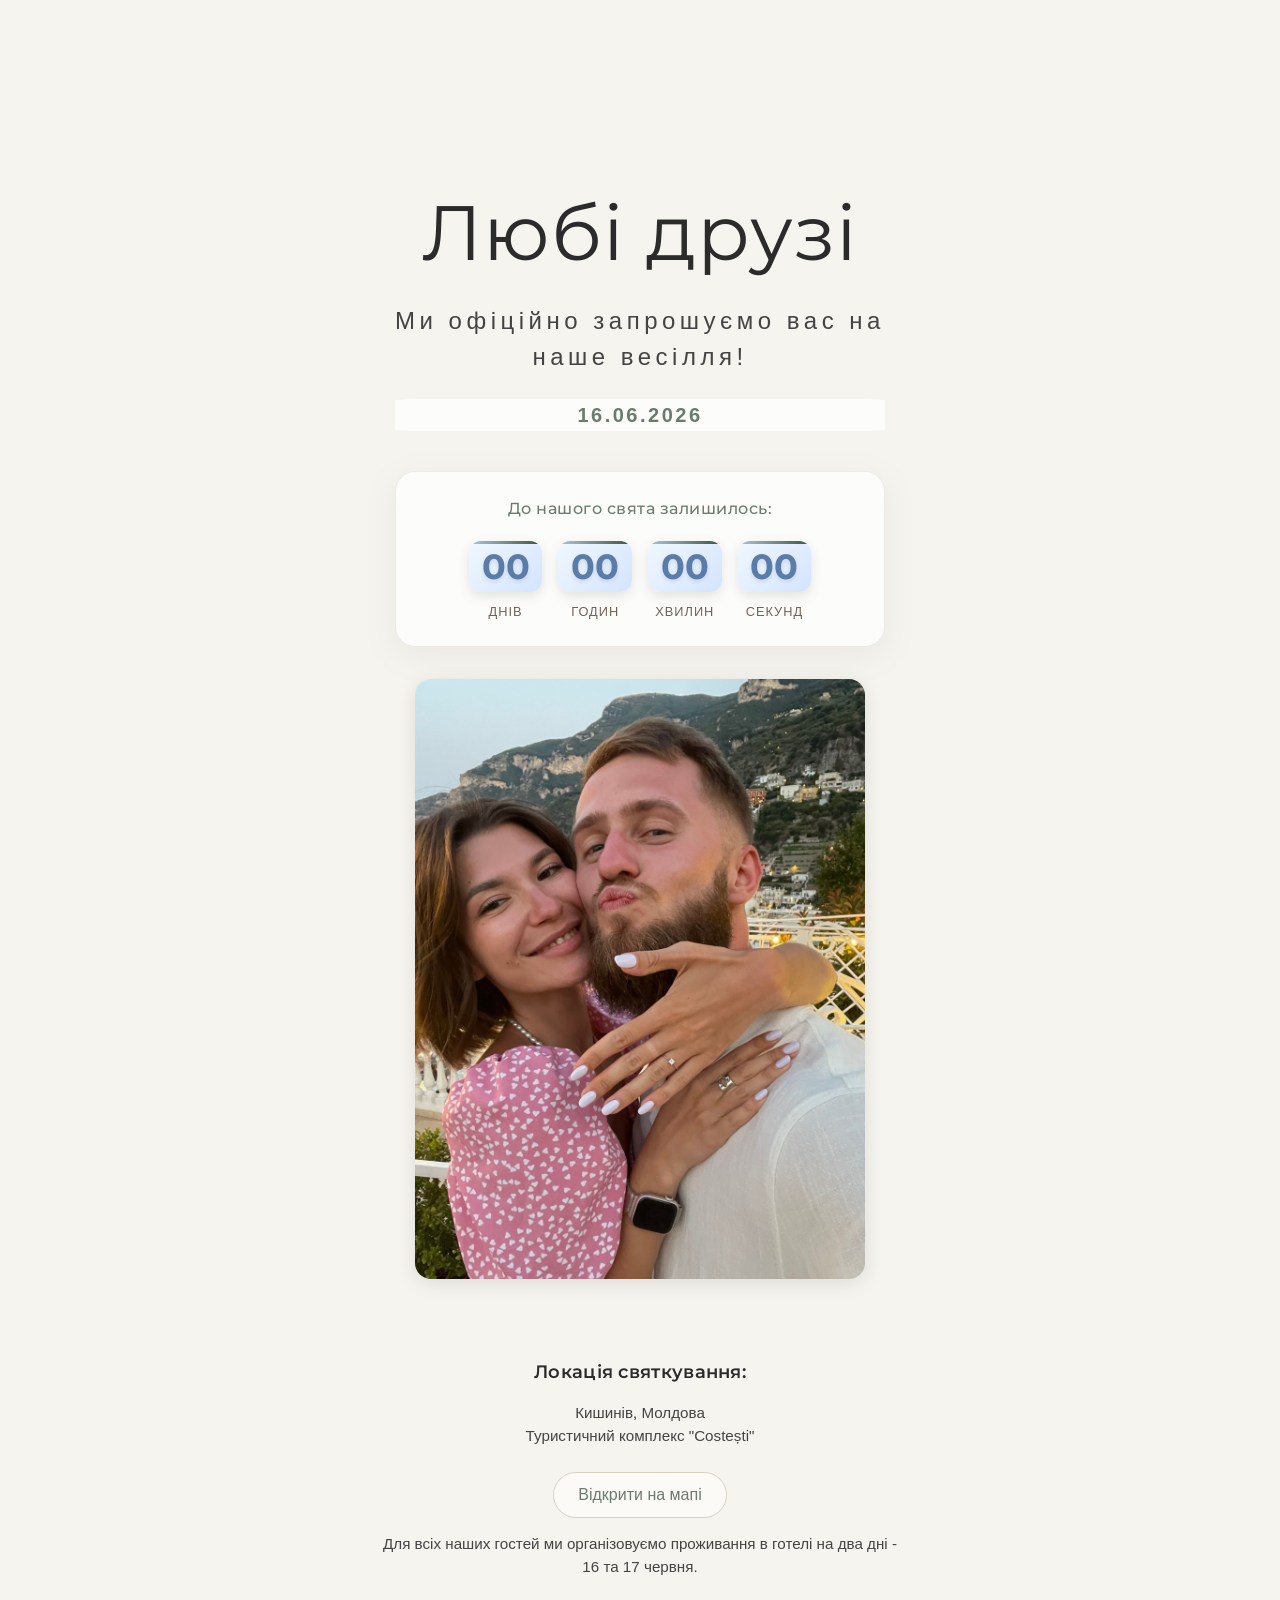
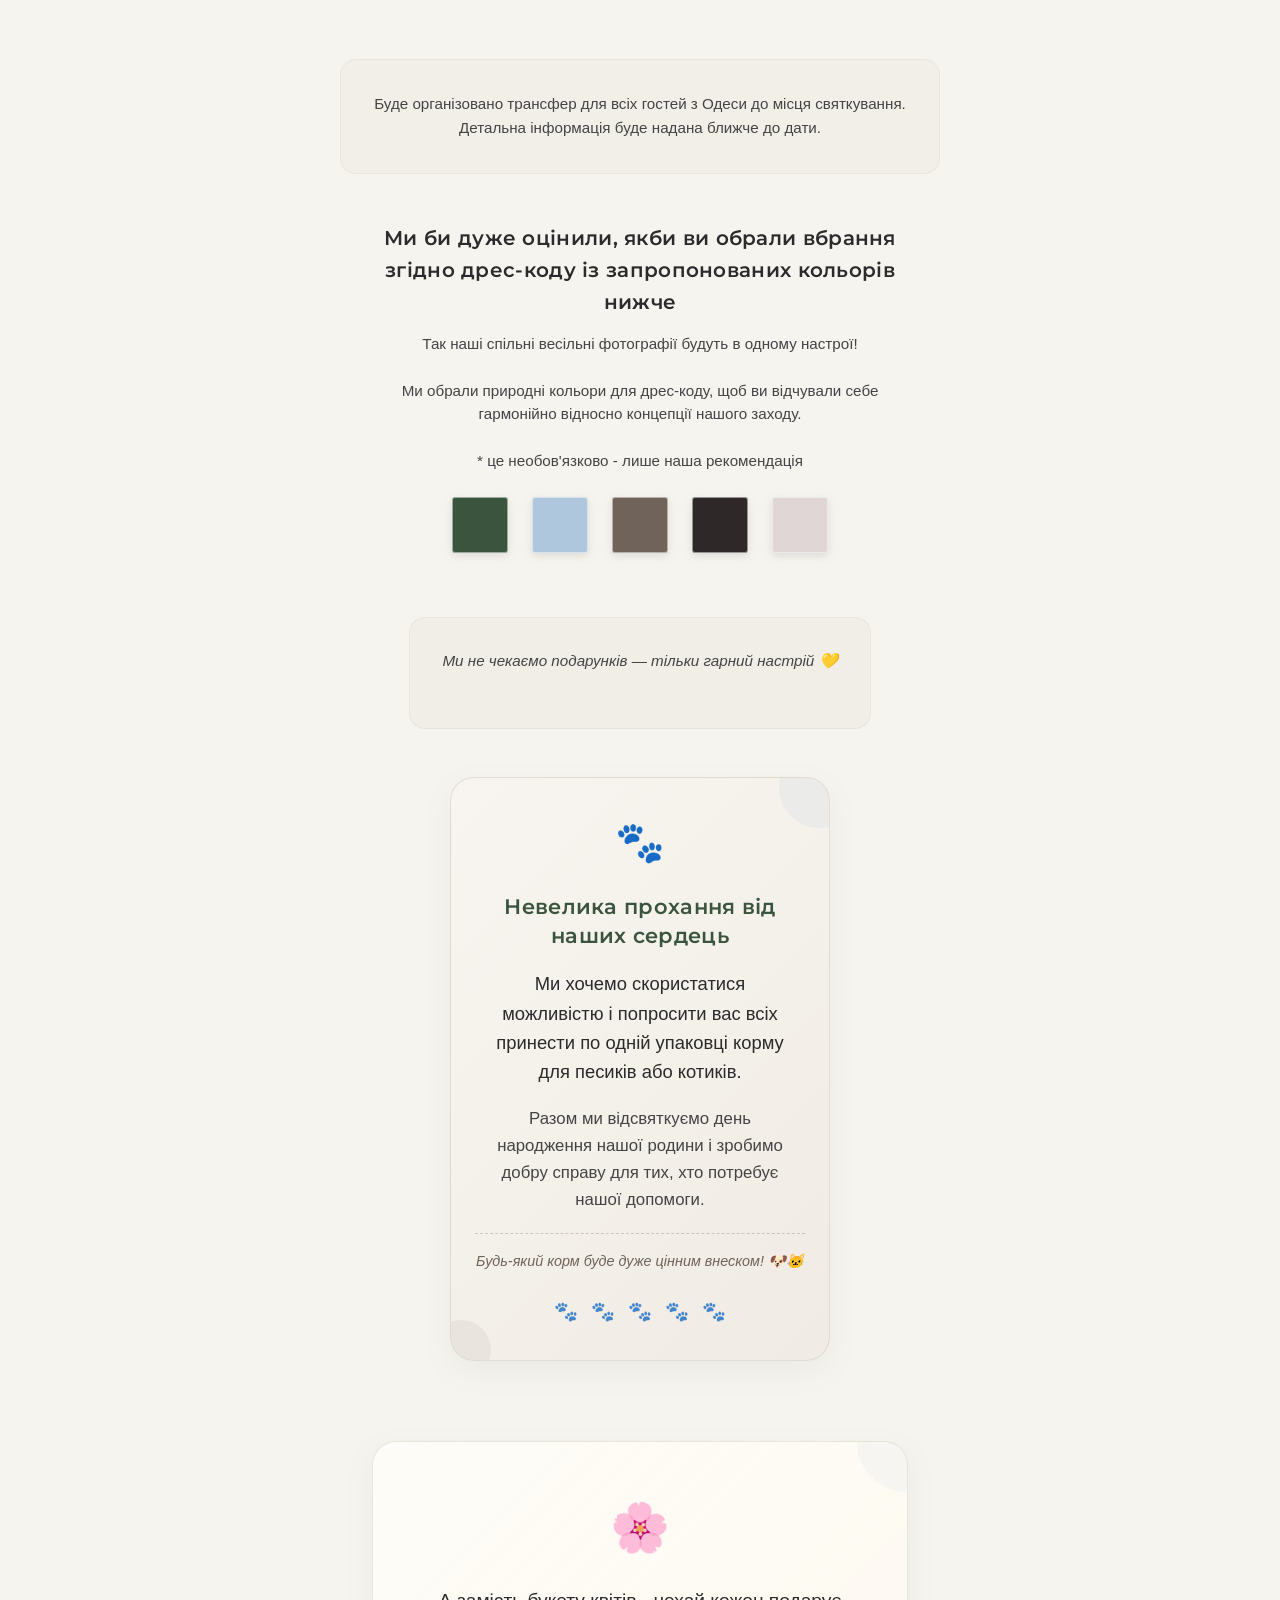
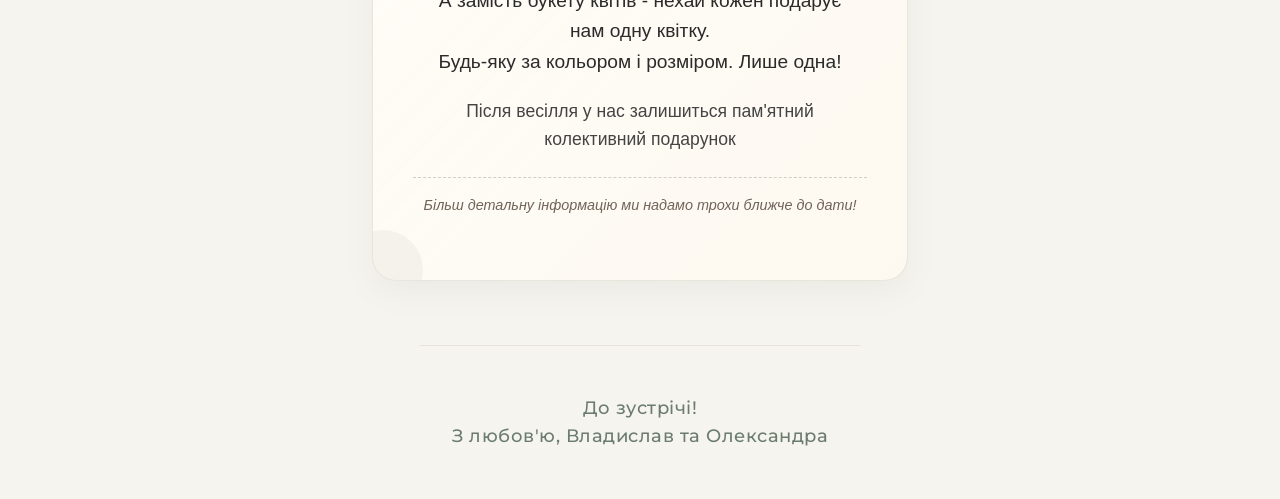
<file: index.html>
<!DOCTYPE html>
<html lang="uk">
<head>
  <meta charset="UTF-8">
  <meta name="viewport" content="width=device-width, initial-scale=1.0">
  <title>Wedding Invitation</title>
  <meta name="description" content="Запрошення на весілля Владислава та Олександри. 16.06.2026, Кишинів, Молдова">
  
  <link rel="stylesheet" href="style.css">
  <!-- Подключение шрифта Montserrat -->
  <link href="https://fonts.googleapis.com/css2?family=Montserrat:wght@400;500;600;700&display=swap" rel="stylesheet">
  
  <!-- Favicon -->
  <link rel="icon" type="image/x-icon" href="data:image/svg+xml,<svg xmlns=%22http://www.w3.org/2000/svg%22 viewBox=%220 0 100 100%22><text y=%22.9em%22 font-size=%2290%22>💛</text></svg>">
  
  <style>
    /* Секция трансфера скрыта по умолчанию, будет показана если нужно */
    #transfer-section {
      display: none;
    }
    
    /* Стили для новой секции с животными */
    .animal-help {
      padding: 2rem 1.25rem;
      max-width: 420px;
      margin: 0 auto;
    }
    
    .animal-container {
      background: linear-gradient(135deg, #f8f5f0, #f0ebe4);
      border-radius: 24px;
      padding: 2rem 1.5rem;
      border: 1px solid rgba(214, 207, 196, 0.6);
      box-shadow: 0 10px 30px rgba(107, 124, 111, 0.08);
      position: relative;
      overflow: hidden;
      text-align: center;
    }
    
    .animal-container::before {
      content: '';
      position: absolute;
      top: -30px;
      right: -30px;
      width: 80px;
      height: 80px;
      background: rgba(174, 199, 220, 0.15);
      border-radius: 50%;
    }
    
    .animal-container::after {
      content: '';
      position: absolute;
      bottom: -20px;
      left: -20px;
      width: 60px;
      height: 60px;
      background: rgba(112, 99, 89, 0.08);
      border-radius: 50%;
    }
    
    .animal-icon {
      font-size: 2.5rem;
      margin-bottom: 1rem;
      display: block;
    }
    
    .animal-title {
      font-family: 'Montserrat', sans-serif;
      font-size: 1.3rem;
      color: #3a543e;
      margin-bottom: 1.2rem;
      font-weight: 600;
      line-height: 1.4;
    }
    
    .animal-text {
      font-size: 1.05rem;
      line-height: 1.6;
      color: #444;
      margin-bottom: 1.2rem;
    }
    
    .animal-note {
      font-size: 0.9rem;
      color: #706359;
      font-style: italic;
      margin-top: 1rem;
      padding-top: 1rem;
      border-top: 1px dashed rgba(112, 99, 89, 0.3);
    }
    
    .animal-paws {
      display: flex;
      justify-content: center;
      gap: 0.8rem;
      margin-top: 1.5rem;
      flex-wrap: wrap;
    }
    
    .paw {
      font-size: 1.2rem;
      animation: bounce 2s infinite;
    }
    
    .paw:nth-child(1) { animation-delay: 0s; }
    .paw:nth-child(2) { animation-delay: 0.2s; }
    .paw:nth-child(3) { animation-delay: 0.4s; }
    .paw:nth-child(4) { animation-delay: 0.6s; }
    .paw:nth-child(5) { animation-delay: 0.8s; }
    
    @keyframes bounce {
      0%, 100% { transform: translateY(0); }
      50% { transform: translateY(-5px); }
    }
    
    /* Обновляем стили секции gifts */
    .gifts p:first-child {
      margin-bottom: 1.5rem;
    }
    
    /* Анимация появления новой секции */
    .animal-help {
      animation: fadeIn 0.8s ease-out 0.6s both;
    }
  </style>
</head>

<body>

<section class="hero">
  <!-- Динамический текст будет обновлен скриптом -->
  <p id="header">Любi друзi</p>
  <!-- Динамический текст будет обновлен скриптом -->
  <p id="invitation-text">
    Ми офіційно запрошуємо вас на<br>
    наше весілля!
  </p>
  <time id="timedate"><strong>16.06.2026</strong></time>
  
  <!-- Таймер обратного отсчета -->
  <div class="countdown-container">
    <div class="countdown-title">До нашого свята залишилось:</div>
    <div class="countdown">
      <div class="countdown-item">
        <span class="countdown-number" id="days">00</span>
        <span class="countdown-label">днів</span>
      </div>
      <div class="countdown-item">
        <span class="countdown-number" id="hours">00</span>
        <span class="countdown-label">годин</span>
      </div>
      <div class="countdown-item">
        <span class="countdown-number" id="minutes">00</span>
        <span class="countdown-label">хвилин</span>
      </div>
      <div class="countdown-item">
        <span class="countdown-number" id="seconds">00</span>
        <span class="countdown-label">секунд</span>
      </div>
    </div>
  </div>
</section>

<section class="photo">
  <img src="couple.jpg" alt="Ання та Джордан">
</section>

<section class="location">
  <h2>Локація святкування:</h2>
  <p>
    Кишинів, Молдова<br>
    Туристичний комплекс "Costești"
  </p>
 
  <a href="https://maps.google.com/?q=Costești+Tourist+Complex+Chișinău" target="_blank" rel="noopener">Відкрити на мапі</a>
<p>
    Для всіх наших гостей ми організовуємо проживання в готелі на два дні - <br> 16 та 17 червня.  
  </p>
</section>

<!-- Секция трансфера (будет скрыта для некоторых гостей) -->
<section class="transfer" id="transfer-section">
  <p>
    Буде організовано трансфер для всіх гостей з Одеси до місця святкування.
    Детальна інформація буде надана ближче до дати.
  </p>
</section>

<section class="dresscode">
  <h2>Ми би дуже оцінили, якби ви обрали вбрання згідно дрес-коду із запропонованих кольорів нижче</h2>
  <p>Так наші спільні весільні фотографії будуть в одному настрої!</p>
  <p id="small">Ми обрали природні кольори для дрес-коду, щоб ви відчували себе гармонійно відносно концепції нашого заходу.</p>
  <p id="small2">* це необов'язково - лише наша рекомендація</p>

  <div class="colors">
    <span class="c1" title="Темно-зелений"></span>
    <span class="c2" title="Блакитний"></span>
    <span class="c3" title="Коричневий"></span>
    <span class="c4" title="Чорний"></span>
    <span class="c5" title="Світло-бежевий"></span>
  </div>
</section>

<section class="gifts">
  <p>Ми не чекаємо подарунків — тільки гарний настрій 💛</p>
</section>

<!-- НОВАЯ СЕКЦИЯ: ДОПОМОГА ТВАРИНАМ -->
<section class="animal-help">
  <div class="animal-container">
    <span class="animal-icon">🐾</span>
    <h2 class="animal-title">Невелика прохання від наших сердець</h2>
    <div class="animal-content">
      <p class="animal-text">
        Ми хочемо скористатися можливістю і попросити вас всіх принести по одній упаковці корму для песиків або котиків.
      </p>
      <p class="animal-text">
        Разом ми відсвяткуємо день народження нашої родини і зробимо добру справу для тих, хто потребує нашої допомоги.
      </p>
      <p class="animal-note">
        Будь-який корм буде дуже цінним внеском! 🐶🐱
      </p>
    </div>
    <div class="animal-paws">
      <span class="paw">🐾</span>
      <span class="paw">🐾</span>
      <span class="paw">🐾</span>
      <span class="paw">🐾</span>
      <span class="paw">🐾</span>
    </div>
  </div>
</section>

<!-- СЕКЦИЯ: КВІТИ -->
<section class="flowers">
  <div class="flowers-container">
    <div class="flowers-icon">🌸</div>
    <div class="flowers-content">
      <p class="flowers-text">
        А замість букету квітів - нехай кожен подарує нам одну квітку.<br>
        Будь-яку за кольором і розміром. Лише одна!
      </p>
      <p class="flowers-text">
        Після весілля у нас залишиться пам'ятний колективний подарунок
      </p>
      <p class="flowers-note">
        Більш детальну інформацію ми надамо трохи ближче до дати!
      </p>
    </div>
  </div>
</section>

<footer>
  <p>До зустрічі!</p>
  <p class="footer-note">З любов'ю, Владислав та Олександра</p>
</footer>

<!-- Подключение JavaScript -->
<script src="script.js"></script>
<script src="timer.js"></script>

<!-- Скрипт для обработки параметров из URL -->
<script>
  // Запускаем после загрузки страницы
  document.addEventListener('DOMContentLoaded', function() {
    // Получаем параметр guest из URL
    const urlParams = new URLSearchParams(window.location.search);
    const guestType = urlParams.get('guest');
    
    // Если нет параметра, используем значение по умолчанию
    if (!guestType) {
      // Если нет параметра, всё остается как есть (по умолчанию)
      document.getElementById('transfer-section').style.display = 'block';
      return;
    }
    
    // Объект с персонализированными приветствиями
    const guestGreetings = {
      'default': 'Любi друзi',
      'parents': 'Любi нашi батьки,',
      'vadim_bossan': 'Любі Вадька i Боссан,',
      'dad_ann': 'Любі батько та Анюта,',
      'sanyok': 'Любий Саньок,',
      'nika': 'Дорога Веронiка,',
      'arisha': 'Дорога Арiша,',
      'max': 'Братан Максим','dima': 'Братан Дмитро',
      'granies_v': 'Любi бабуся і дідусь,',
      'grandma_alla': 'Люба Бабушка Алла,',
      'grandma_lena': 'Люба Бабушка Олена,',
      'nastya': 'Люба Анастасiя,',
      'liza_masha': 'Любі Ліза та Марія,',
      'alyona_yura': "Любі Альоно, Юра, Олег та Софійка,",
      'olya_sergey': 'Любі Оля та Сергій,',
      'natasha_evg': "Любі Наталія, Євген та Микитка,",
      'katya_vitya': 'Любi Катя, Вітя та Вікуля,',
      'slavik_fam': 'Дорога родина Стоянових,',
      'natasha_b': 'Люба Наташа,',
      'anna_jordan': 'Любі Аня та Джордан,',
      'anna_sergey': 'Любі Аня та Серьожка,',
      'tanya_artem': 'Любі Таня та Артем,',
      'yulia_misha': 'Любі Юля та Міша,',
      'alina_ruslan': 'Любі Аліна та Руслан,',
      'kuzmuki': 'Любі Віталій, Тетяна, Валерія та Олександр,',
      'lora_vanya': 'Любі Лариса та Іван,',
      'dasha': 'Дорога Дашуля,',
    };
    
    // Гости, для которых нужно использовать "Тебе" вместо "Вас"
    const useTebeGuests = ['sanyok', 'nika', 'arisha', 'natasha_b', 'dasha', 'max', 'nastya'];
    
    // Гости, для которых нужно скрыть секцию трансфера
    const hideTransferGuests = [
      'kuzmuki', 'tanya_artem', 'anna_sergey', 'anna_jordan', 
      'slavik_fam', 'alyona_yura', 'liza_masha', 'sanyok', 
      'dad_ann', 'vadim_bossan', 'max', "dima"
    ];
    
    // 1. Обновляем заголовок
    const headerElement = document.getElementById('header');
    if (headerElement && guestGreetings[guestType]) {
      headerElement.textContent = guestGreetings[guestType];
    }
    
    // 2. Обновляем текст приглашения ("Вас" или "Тебе")
    const invitationElement = document.getElementById('invitation-text');
    if (invitationElement) {
      if (useTebeGuests.includes(guestType)) {
        invitationElement.innerHTML = 'Ми офіційно запрошуємо тебе на<br>наше весілля!';
      } else {
        invitationElement.innerHTML = 'Ми офіційно запрошуємо вас на<br>наше весілля!';
      }
    }
    
    // 3. Управляем секцией трансфера
    const transferSection = document.getElementById('transfer-section');
    if (transferSection) {
      if (hideTransferGuests.includes(guestType)) {
        transferSection.style.display = 'none';
      } else {
        transferSection.style.display = 'block';
      }
    }
    
    // 4. Обновляем title страницы
    if (guestGreetings[guestType]) {
      const titleText = guestGreetings[guestType].replace(/,$/, '');
      document.title = titleText + ' | Запрошення на весілля';
    }
  });
</script>

</body>
</html>
</file>
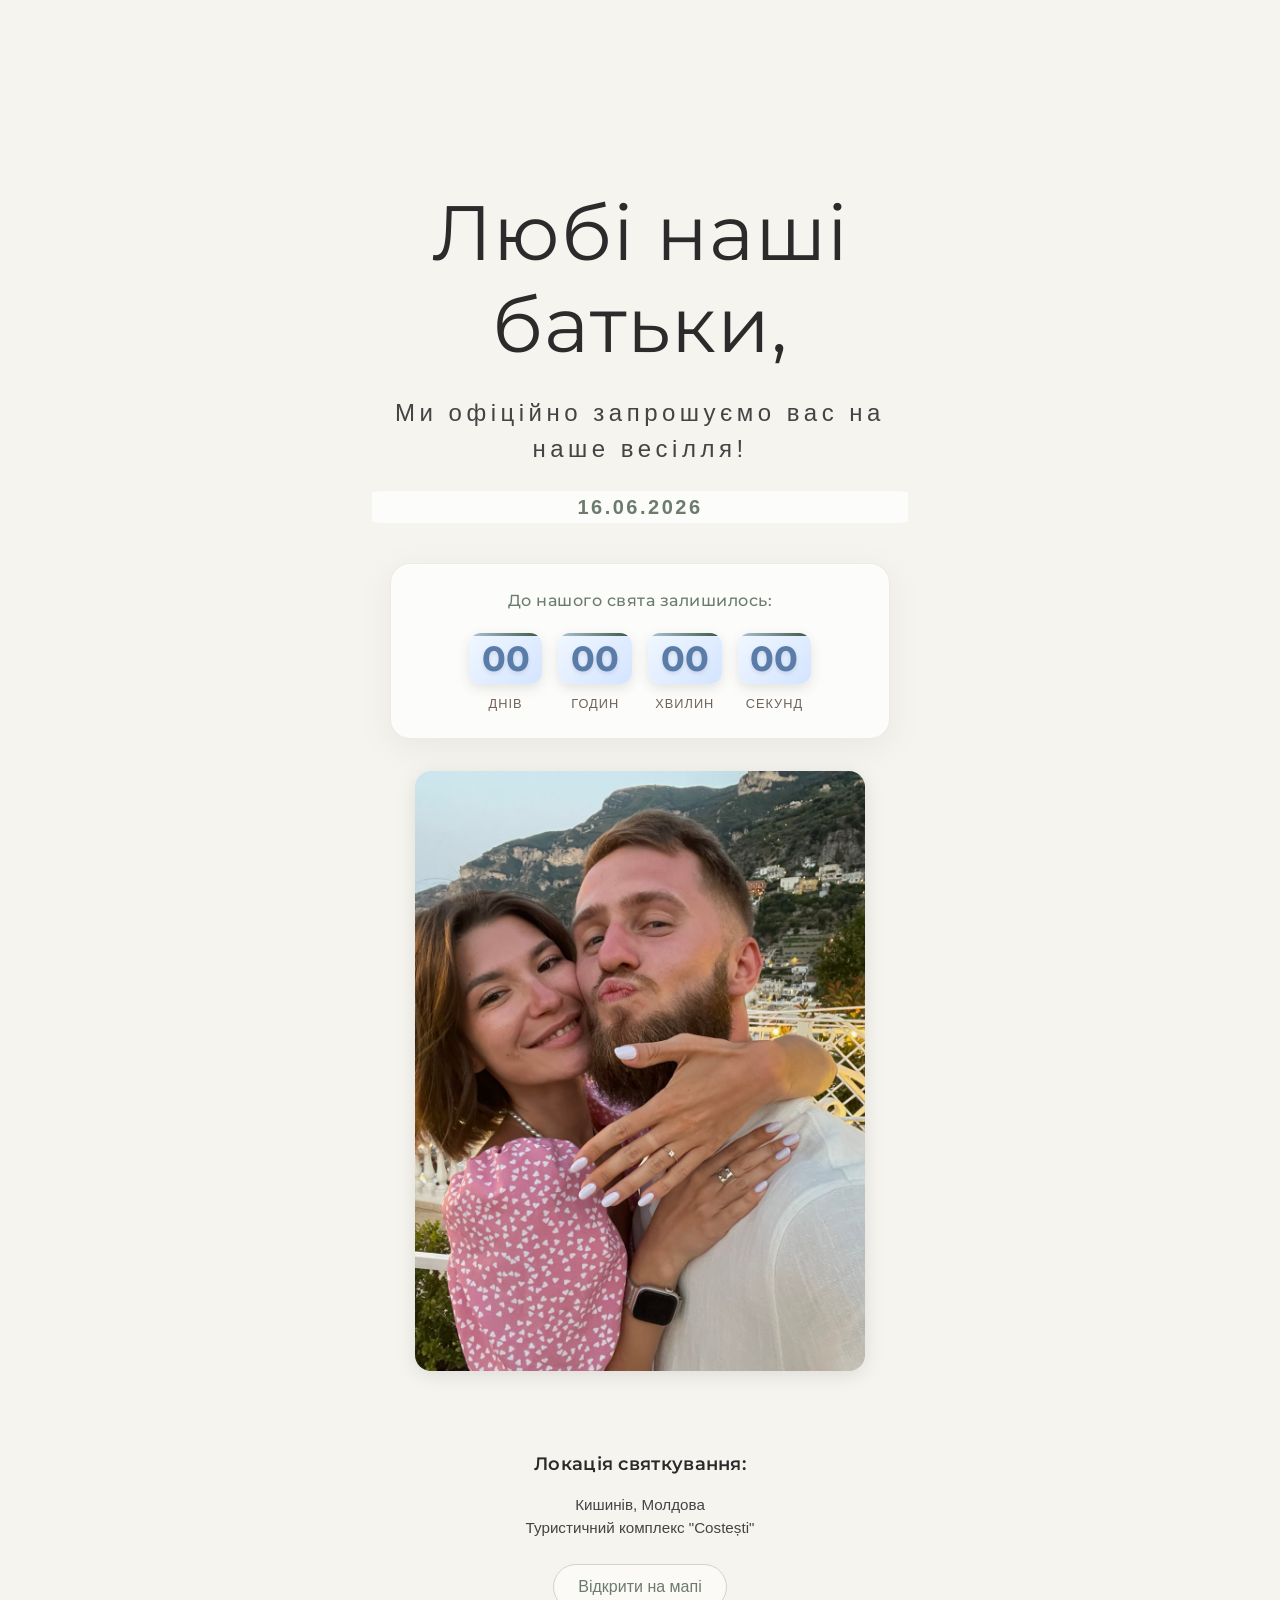
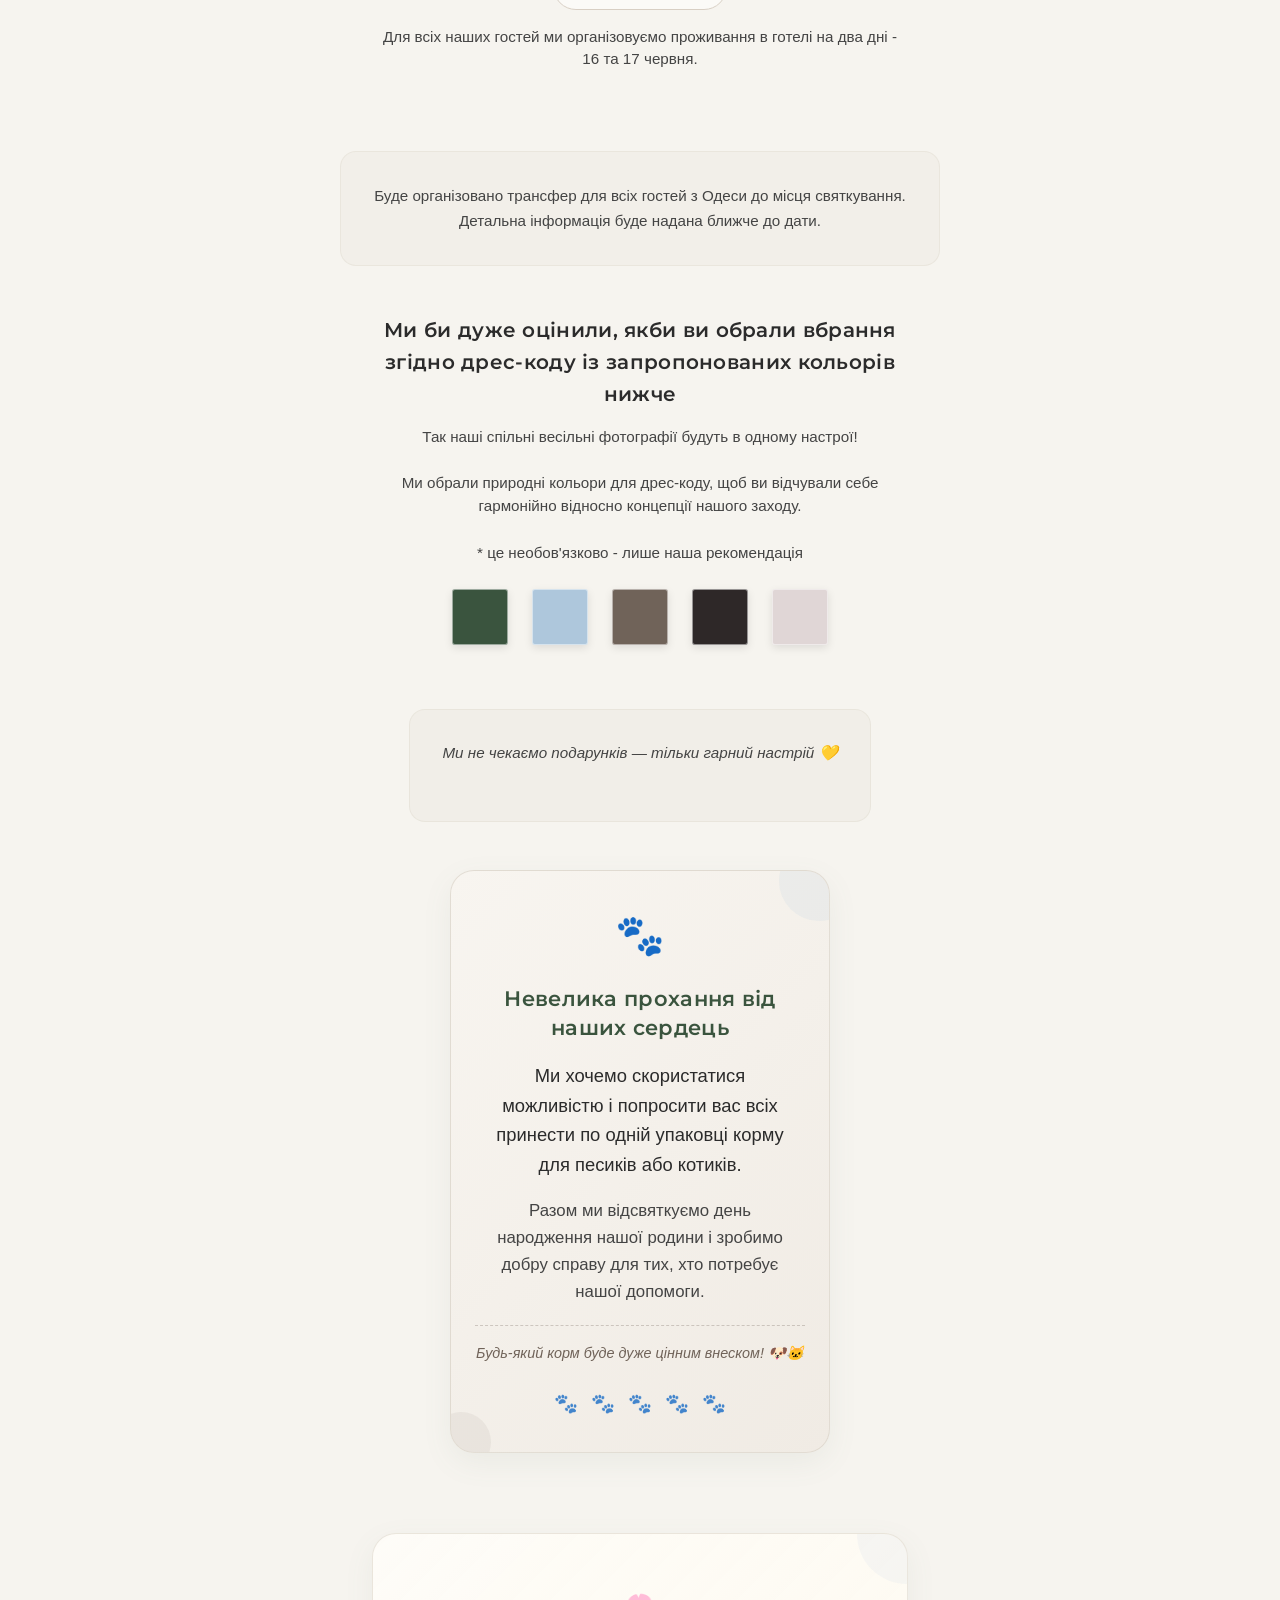
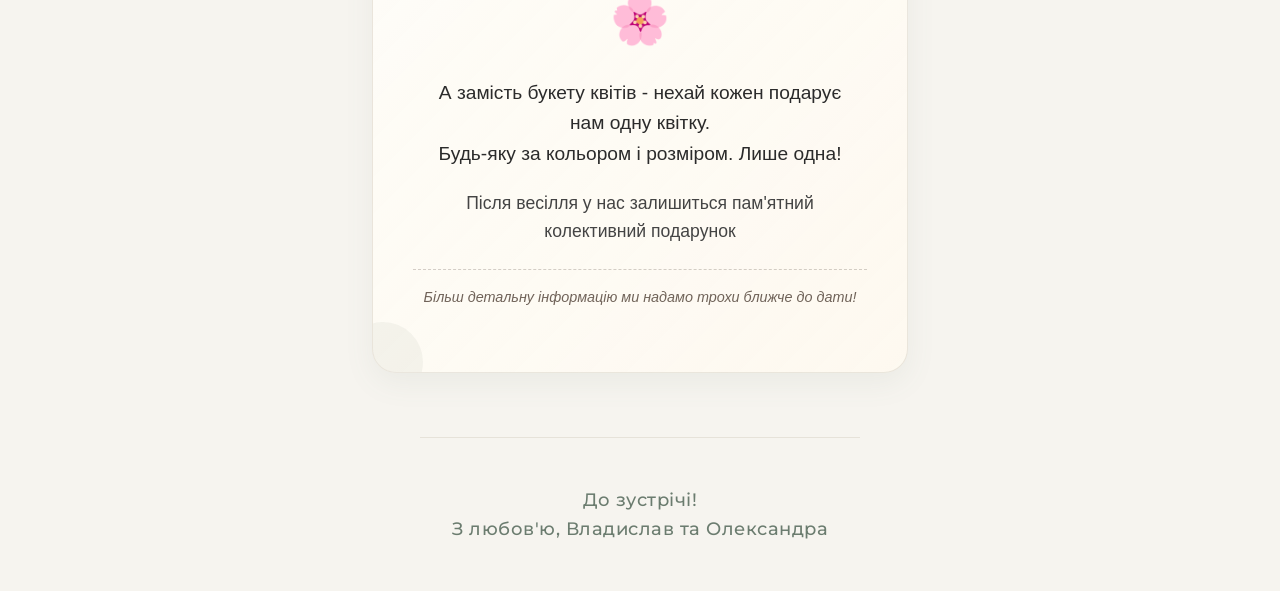
<file: parents.html>
<!DOCTYPE html>
<html lang="uk">
<head>
  <meta charset="UTF-8">
  <meta name="viewport" content="width=device-width, initial-scale=1.0">
  <title>Для батьків</title>
</head>
<body>
  <script>
    // Перенаправляем на index.html с параметром
    window.location.href = 'index.html?guest=parents';
  </script>
</body>
</html>
</file>
<file: style.css>
/* ⛔ НИКАКИХ height / overflow НА КОНТЕЙНЕРАХ */

* {
  box-sizing: border-box;
}

html {
  width: 100%;
  height: 100%;
  scroll-behavior: smooth;
}

body {
  margin: 0;
  padding: 0;
  width: 100%;
  min-height: 100vh;
  overflow-x: hidden;
  background: #f6f4ef;
  font-family: -apple-system, BlinkMacSystemFont, "Segoe UI", sans-serif;
  color: #2b2b2b;
  line-height: 1.6;
}

/* ОБЩИЕ СЕКЦИИ */
section, footer {
  padding: 2rem 1.25rem;
  max-width: 420px;
  margin: 0 auto;
}

/* HERO */
.hero {
  text-align: center;
  padding-top: 3rem;
  padding-bottom: 2rem;
  margin-top: 30px;
}

.hero #header {
  font-family: 'Montserrat', -apple-system, BlinkMacSystemFont, "Segoe UI";
  margin-bottom: 1.5rem;
  line-height: 1.2;
  letter-spacing: 1px;
  color: #2b2b2b;
  font-size: 6vw ;
}

.hero p {
  font-size: clamp(1rem, 5vw, 1.5rem);
  line-height: 1.5;
  margin-bottom: 1rem;
  color: #444;
  letter-spacing: 4.5px;

}

.hero time {
  display: block;
  margin-top: 1.5rem;
  font-size: 1.1rem;
  font-weight: 500;
  color: #6b7c6f;
  letter-spacing: 2.5px;
}

/* PHOTO */
.photo {
  padding-top: 0;
  padding-bottom: 1rem;
}

.photo img {
  width: 100%;
  height: auto;
  display: block;
  border-radius: 12px;
  box-shadow: 0 4px 20px rgba(0, 0, 0, 0.1);
  object-fit: cover;
  max-height: 500px;
}

/* LOCATION */
.location {
  text-align: center;
}

.location h2 {
  font-family: 'Montserrat', -apple-system, BlinkMacSystemFont, "Segoe UI", sans-serif;
  font-size: 1.125rem;
  margin-bottom: 0.75rem;
  font-weight: 600;
  letter-spacing: 0.3px;
  color: #2b2b2b;
}

.location p {
  font-size: 0.95rem;
  margin-bottom: 1rem;
  color: #444;
  line-height: 1.5;
}

.location a {
  display: inline-block;
  margin-top: 0.5rem;
  color: #6b7c6f;
  text-decoration: none;
  font-weight: 500;
  padding: 0.5rem 1.25rem;
  border: 1.5px solid #d8cfc4;
  border-radius: 24px;
  transition: all 0.3s ease;
  font-size: 0.9rem;
  background-color: rgba(255, 255, 255, 0.5);
}

.location a:hover {
  background-color: #e6ded3;
  border-color: #b6b1a9;
  transform: translateY(-2px);
  box-shadow: 0 4px 12px rgba(0, 0, 0, 0.1);
}

/* TRANSFER */
.transfer {
  font-size: 0.95rem;
  line-height: 1.6;
  text-align: center;
  background-color: rgba(232, 228, 218, 0.3);
  border-radius: 16px;
  margin: 1rem auto;
  padding: 1.5rem;
  border: 1px solid rgba(214, 207, 196, 0.3);
}

.transfer p {
  margin: 0;
  color: #444;
}

/* DRESS CODE */
.dresscode {
  text-align: center;
  padding-top: 1rem;
}

.dresscode h2 {
  font-family: 'Montserrat', -apple-system, BlinkMacSystemFont, "Segoe UI", sans-serif;
  font-size: 1.25rem;
  margin-bottom: 0.75rem;
  font-weight: 600;
  letter-spacing: 0.3px;
  color: #2b2b2b;
}

.dresscode p {
  font-size: 0.95rem;
  margin-bottom: 1.5rem;
  color: #444;
  line-height: 1.5;
}

.colors {
  display: flex;
  justify-content: center;
  gap: 1rem;
  margin-top: 1rem;
  flex-wrap: wrap;
}
/* Стили для таймера обратного отсчета */
.countdown-container {
  margin-top: 2.5rem;
  padding: 1.5rem;
  background: rgba(255, 255, 255, 0.7);
  border-radius: 20px;
  box-shadow: 0 8px 32px rgba(107, 124, 111, 0.1);
  border: 1px solid rgba(214, 207, 196, 0.4);
  max-width: 500px;
  margin-left: auto;
  margin-right: auto;
}

.countdown-title {
  font-family: 'Montserrat', sans-serif;
  font-size: 1rem;
  color: #6b7c6f;
  margin-bottom: 1.2rem;
  text-align: center;
  letter-spacing: 0.5px;
  font-weight: 500;
}

.countdown {
  display: flex;
  justify-content: center;
  gap: 1rem;
  flex-wrap: wrap;
}

.countdown-item {
  display: flex;
  flex-direction: column;
  align-items: center;
  min-width: 70px;
}

.countdown-number {
  font-family: 'Montserrat', sans-serif;
  font-size: 2.2rem;
  font-weight: 700;
  color: #3a543e;
  line-height: 1;
  margin-bottom: 0.3rem;
  text-shadow: 0 2px 4px rgba(0, 0, 0, 0.1);
  background: linear-gradient(135deg, #f6f4ef, #e8e4da);
  padding: 0.5rem 0.8rem;
  border-radius: 12px;
  min-width: 70px;
  text-align: center;
  box-shadow: 0 4px 12px rgba(58, 84, 62, 0.15);
  position: relative;
  overflow: hidden;
}

.countdown-number::after {
  content: '';
  position: absolute;
  top: 0;
  left: 0;
  right: 0;
  height: 3px;
  background: linear-gradient(90deg, #aec7dc, #3a543e);
}

.countdown-label {
  font-size: 0.8rem;
  color: #706359;
  text-transform: uppercase;
  letter-spacing: 1px;
  font-weight: 500;
  margin-top: 0.3rem;
}

.countdown-message {
  text-align: center;
  margin-top: 1.2rem;
  font-size: 0.9rem;
  color: #6b7c6f;
  font-style: italic;
  min-height: 1.2em;
}

/* Анимация для изменения чисел */
@keyframes pulse {
  0% { transform: scale(1); }
  50% { transform: scale(1.05); }
  100% { transform: scale(1); }
}

.countdown-number.changing {
  animation: pulse 0.3s ease;
}

/* Адаптивность для таймера */
@media (max-width: 600px) {
  .countdown {
    gap: 0.7rem;
  }
  
  .countdown-item {
    min-width: 60px;
  }
  
  .countdown-number {
    font-size: 1.8rem;
    min-width: 60px;
    padding: 0.4rem 0.6rem;
  }
  
  .countdown-label {
    font-size: 0.7rem;
  }
}

@media (max-width: 400px) {
  .countdown {
    gap: 0.5rem;
  }
  
  .countdown-item {
    min-width: 55px;
  }
  
  .countdown-number {
    font-size: 1.6rem;
    min-width: 55px;
    padding: 0.3rem 0.5rem;
  }
}
/* Стили для секции с цветами */
.flowers {
  padding: 2rem 1.25rem;
  max-width: 420px;
  margin: 0 auto;
}

.flowers-container {
  background: linear-gradient(135deg, rgba(255, 253, 248, 0.9), rgba(255, 250, 240, 0.8));
  border-radius: 24px;
  padding: 2rem 1.5rem;
  border: 1px solid rgba(214, 207, 196, 0.5);
  box-shadow: 0 10px 30px rgba(107, 124, 111, 0.08);
  position: relative;
  overflow: hidden;
}

.flowers-container::before {
  content: '';
  position: absolute;
  top: -50px;
  right: -50px;
  width: 100px;
  height: 100px;
  background: rgba(174, 199, 220, 0.1);
  border-radius: 50%;
}

.flowers-container::after {
  content: '';
  position: absolute;
  bottom: -30px;
  left: -30px;
  width: 80px;
  height: 80px;
  background: rgba(58, 84, 62, 0.05);
  border-radius: 50%;
}

.flowers-icon {
  font-size: 3rem;
  text-align: center;
  margin-bottom: 1rem;
  animation: float 3s ease-in-out infinite;
}

@keyframes float {
  0%, 100% { transform: translateY(0); }
  50% { transform: translateY(-10px); }
}

.flowers h2 {
  font-family: 'Montserrat', sans-serif;
  font-size: 1.4rem;
  text-align: center;
  color: #3a543e;
  margin-bottom: 1.5rem;
  font-weight: 600;
  letter-spacing: 0.5px;
  line-height: 1.4;
}

.flowers-content {
  text-align: center;
}

.flowers-text {
  font-size: 1.05rem;
  line-height: 1.6;
  color: #444;
  margin-bottom: 1.2rem;
  padding: 0 0.5rem;
}

.flowers-text:first-of-type {
  font-size: 1.1rem;
  font-weight: 500;
  color: #2b2b2b;
}

.flowers-note {
  font-size: 0.9rem;
  color: #706359;
  font-style: italic;
  margin-top: 1.5rem;
  padding-top: 1rem;
  border-top: 1px dashed rgba(112, 99, 89, 0.3);
}

.flowers-decoration {
  display: flex;
  justify-content: center;
  gap: 0.8rem;
  margin-top: 1.8rem;
  flex-wrap: wrap;
}

.flower-dot {
  width: 12px;
  height: 12px;
  border-radius: 50%;
  animation: pulse 2s infinite;
  opacity: 0.8;
}

.flower-dot:nth-child(1) { animation-delay: 0s; }
.flower-dot:nth-child(2) { animation-delay: 0.4s; }
.flower-dot:nth-child(3) { animation-delay: 0.8s; }
.flower-dot:nth-child(4) { animation-delay: 1.2s; }
.flower-dot:nth-child(5) { animation-delay: 1.6s; }

@keyframes pulse {
  0%, 100% { transform: scale(1); opacity: 0.8; }
  50% { transform: scale(1.3); opacity: 1; }
}

/* Анимация появления секции цветов */
.flowers {
  animation: fadeIn 0.8s ease-out 0.8s both;
}

/* Адаптивность для секции цветов */
@media (min-width: 768px) {
  .flowers {
    max-width: 500px;
    padding-left: 2rem;
    padding-right: 2rem;
  }
  
  .flowers-container {
    padding: 2.5rem 2rem;
  }
  
  .flowers h2 {
    font-size: 1.5rem;
  }
  
  .flowers-text {
    font-size: 1.1rem;
  }
}

@media (min-width: 1024px) {
  .flowers {
    max-width: 600px;
    padding: 3rem 2rem;
  }
  
  .flowers-container {
    padding: 3rem 2.5rem;
  }
  
  .flowers h2 {
    font-size: 1.6rem;
  }
  
  .flowers-text:first-of-type {
    font-size: 1.2rem;
  }
}

@media (max-width: 360px) {
  .flowers {
    padding: 1.5rem 1rem;
  }
  
  .flowers-container {
    padding: 1.5rem 1rem;
  }
  
  .flowers h2 {
    font-size: 1.2rem;
  }
  
  .flowers-text {
    font-size: 0.95rem;
    padding: 0;
  }
}
/* Анимация появления таймера */
.countdown-container {
  animation: fadeIn 0.8s ease-out 0.7s both;
}

.colors span {
  width: 2.5rem;
  height: 2.5rem; 
  border-radius: 5%;
  border: 1px solid rgba(255, 255, 255, 0.5);
  box-shadow: 0 3px 8px rgba(0, 0, 0, 0.1);
  transition: all 0.3s ease;
  cursor: default;
}

.colors span:hover {
  transform: scale(1.15);
  box-shadow: 0 5px 15px rgba(0, 0, 0, 0.15);
}

/* 5 COLORS */
.c1 { background: #3a543e; }
.c2 { background: #aec7dc; }
.c3 { background: #706359; }
.c4 { background: #2e2828; }
.c5 { background: #e0d6d6; }

/* GIFTS */
.gifts {
  text-align: center;
  font-size: 0.95rem;
  background-color: rgba(214, 207, 196, 0.15);
  border-radius: 16px;
  margin: 1rem auto;
  padding: 1.5rem;
  border: 1px solid rgba(214, 207, 196, 0.3);
}

.gifts p {
  margin: 0;
  font-style: italic;
  color: #444;
  line-height: 1.5;
}

/* FOOTER */
footer {
  text-align: center;
  font-size: 1rem;
  padding: 2rem 1.25rem 3rem;
  margin-top: 1rem;
  border-top: 1px solid rgba(214, 207, 196, 0.5);
}

footer p {
  margin: 0;
  font-family: 'Montserrat', -apple-system, BlinkMacSystemFont, "Segoe UI", sans-serif;
  font-size: 1.125rem;
  color: #6b7c6f;
  font-weight: 500;
  letter-spacing: 0.5px;
}

/* Анимация для плавного появления */
@keyframes fadeIn {
  from {
    opacity: 0;
    transform: translateY(20px);
  }
  to {
    opacity: 1;
    transform: translateY(0);
  }
}

.hero, .photo, .location, .transfer, .dresscode, .gifts, footer {
  animation: fadeIn 0.8s ease-out forwards;
}

.photo {
  animation-delay: 0.1s;
}

.location {
  animation-delay: 0.2s;
}

.transfer {
  animation-delay: 0.3s;
}

.dresscode {
  animation-delay: 0.4s;
}

.gifts {
  animation-delay: 0.5s;
}

footer {
  animation-delay: 0.6s;
}

/* Адаптивность для планшетов */
@media (min-width: 768px) {
  section, footer {
    max-width: 500px;
    padding-left: 2rem;
    padding-right: 2rem;
  }
  
  .hero {
    padding-top: 4rem;
  }
  
  .hero h1 {
    font-size: 2.5rem;
    letter-spacing: 1.5px;
  }
  
  .hero p {
    font-size: 1.35rem;
  }
  
  .photo img {
    max-height: 550px;
  }
  
  .colors {
    gap: 1.5rem;
  }
  
  .colors span {
    width: 3rem;
    height: 3rem;
  }
  
  .location a {
    padding: 0.6rem 1.5rem;
    font-size: 1rem;
  }
}

/* Адаптивность для десктопов */
@media (min-width: 1024px) {
  body {
    display: flex;
    flex-direction: column;
    align-items: center;
    justify-content: center;
  }
  
  section, footer {
    max-width: 600px;
    padding: 3rem 2rem;
  }
  
  .hero {
    padding-top: 5rem;
  }
  
  .hero h1 {
    font-size: 3rem;
    letter-spacing: 2px;
  }
  
  .hero p {
    font-size: 1.5rem;
  }
  
  .photo img {
    max-height: 600px;
    border-radius: 16px;
  }
  
  .colors span {
    width: 3.5rem;
    height: 3.5rem;
  }
  
  .transfer, .gifts {
    padding: 2rem;
  }
}

/* Мобильные устройства (маленькие экраны) */
@media (max-width: 360px) {
  .hero h1 {
    font-size: 1.5rem;
  }
  
  .colors {
    gap: 0.75rem;
  }
  
  .colors span {
    width: 2.25rem;
    height: 2.25rem;
  }
}
/* ============================================
   СТИЛИ ДЛЯ СЕКЦИИ ПОМОЩИ ЖИВОТНЫМ
   ============================================ */

.animal-help {
  padding: 2rem 1.25rem;
  max-width: 420px;
  margin: 0 auto;
  animation: fadeIn 0.8s ease-out 0.6s both;
}

.animal-container {
  background: linear-gradient(135deg, #f8f5f0, #f0ebe4);
  border-radius: 24px;
  padding: 2rem 1.5rem;
  border: 1px solid rgba(214, 207, 196, 0.6);
  box-shadow: 0 10px 30px rgba(107, 124, 111, 0.08);
  position: relative;
  overflow: hidden;
  text-align: center;
}

.animal-container::before {
  content: '';
  position: absolute;
  top: -30px;
  right: -30px;
  width: 80px;
  height: 80px;
  background: rgba(174, 199, 220, 0.15);
  border-radius: 50%;
}

.animal-container::after {
  content: '';
  position: absolute;
  bottom: -20px;
  left: -20px;
  width: 60px;
  height: 60px;
  background: rgba(112, 99, 89, 0.08);
  border-radius: 50%;
}

.animal-icon {
  font-size: 2.5rem;
  margin-bottom: 1rem;
  display: block;
  animation: float 3s ease-in-out infinite;
}

@keyframes float {
  0%, 100% { transform: translateY(0) rotate(0deg); }
  33% { transform: translateY(-8px) rotate(5deg); }
  66% { transform: translateY(-5px) rotate(-5deg); }
}

.animal-title {
  font-family: 'Montserrat', sans-serif;
  font-size: 1.3rem;
  color: #3a543e;
  margin-bottom: 1.2rem;
  font-weight: 600;
  line-height: 1.4;
  letter-spacing: 0.3px;
}

.animal-content {
  text-align: center;
}

.animal-text {
  font-size: 1.05rem;
  line-height: 1.6;
  color: #444;
  margin-bottom: 1.2rem;
  padding: 0 0.5rem;
}

.animal-text:first-of-type {
  font-weight: 500;
  color: #2b2b2b;
}

.animal-note {
  font-size: 0.9rem;
  color: #706359;
  font-style: italic;
  margin-top: 1.5rem;
  padding-top: 1rem;
  border-top: 1px dashed rgba(112, 99, 89, 0.3);
}

.animal-paws {
  display: flex;
  justify-content: center;
  gap: 0.8rem;
  margin-top: 1.5rem;
  flex-wrap: wrap;
}

.paw {
  font-size: 1.2rem;
  animation: bounce 2s infinite;
  opacity: 0.8;
}

.paw:nth-child(1) { animation-delay: 0s; }
.paw:nth-child(2) { animation-delay: 0.2s; }
.paw:nth-child(3) { animation-delay: 0.4s; }
.paw:nth-child(4) { animation-delay: 0.6s; }
.paw:nth-child(5) { animation-delay: 0.8s; }

@keyframes bounce {
  0%, 100% { 
    transform: translateY(0) scale(1); 
    opacity: 0.8;
  }
  50% { 
    transform: translateY(-8px) scale(1.1); 
    opacity: 1;
  }
}

/* Обновляем стили секции gifts */
.gifts p:first-child {
  margin-bottom: 1.5rem;
}

/* ============================================
   АДАПТИВНОСТЬ ДЛЯ НОВОЙ СЕКЦИИ
   ============================================ */

@media (min-width: 768px) {
  .animal-help {
    max-width: 500px;
    padding-left: 2rem;
    padding-right: 2rem;
  }
  
  .animal-container {
    padding: 2.5rem 2rem;
  }
  
  .animal-title {
    font-size: 1.4rem;
  }
  
  .animal-text {
    font-size: 1.1rem;
  }
  
  .animal-icon {
    font-size: 3rem;
  }
}

@media (min-width: 1024px) {
  .animal-help {
    max-width: 600px;
    padding: 3rem 2rem;
  }
  
  .animal-container {
    padding: 3rem 2.5rem;
  }
  
  .animal-title {
    font-size: 1.5rem;
  }
  
  .animal-text:first-of-type {
    font-size: 1.15rem;
  }
}

@media (max-width: 360px) {
  .animal-help {
    padding: 1.5rem 1rem;
  }
  
  .animal-container {
    padding: 1.5rem 1rem;
  }
  
  .animal-title {
    font-size: 1.15rem;
  }
  
  .animal-text {
    font-size: 0.95rem;
    padding: 0;
  }
  
  .animal-icon {
    font-size: 2rem;
  }
  
  .paw {
    font-size: 1rem;
  }
}

/* ============================================
   ДОПОЛНИТЕЛЬНЫЕ ЭФФЕКТЫ
   ============================================ */

.animal-container:hover {
  transform: translateY(-5px);
  transition: transform 0.3s ease;
  box-shadow: 0 15px 40px rgba(107, 124, 111, 0.12);
}

.animal-container:hover::before {
  background: rgba(174, 199, 220, 0.2);
  transition: background 0.3s ease;
}
#timedate{
  font-size: 20px;  
  background-color: #fcfcfb;
  border-radius: 5%;
}
.animal-container:hover::after {
  background: rgba(112, 99, 89, 0.12);
  transition: background 0.3s ease;
}
</file>
